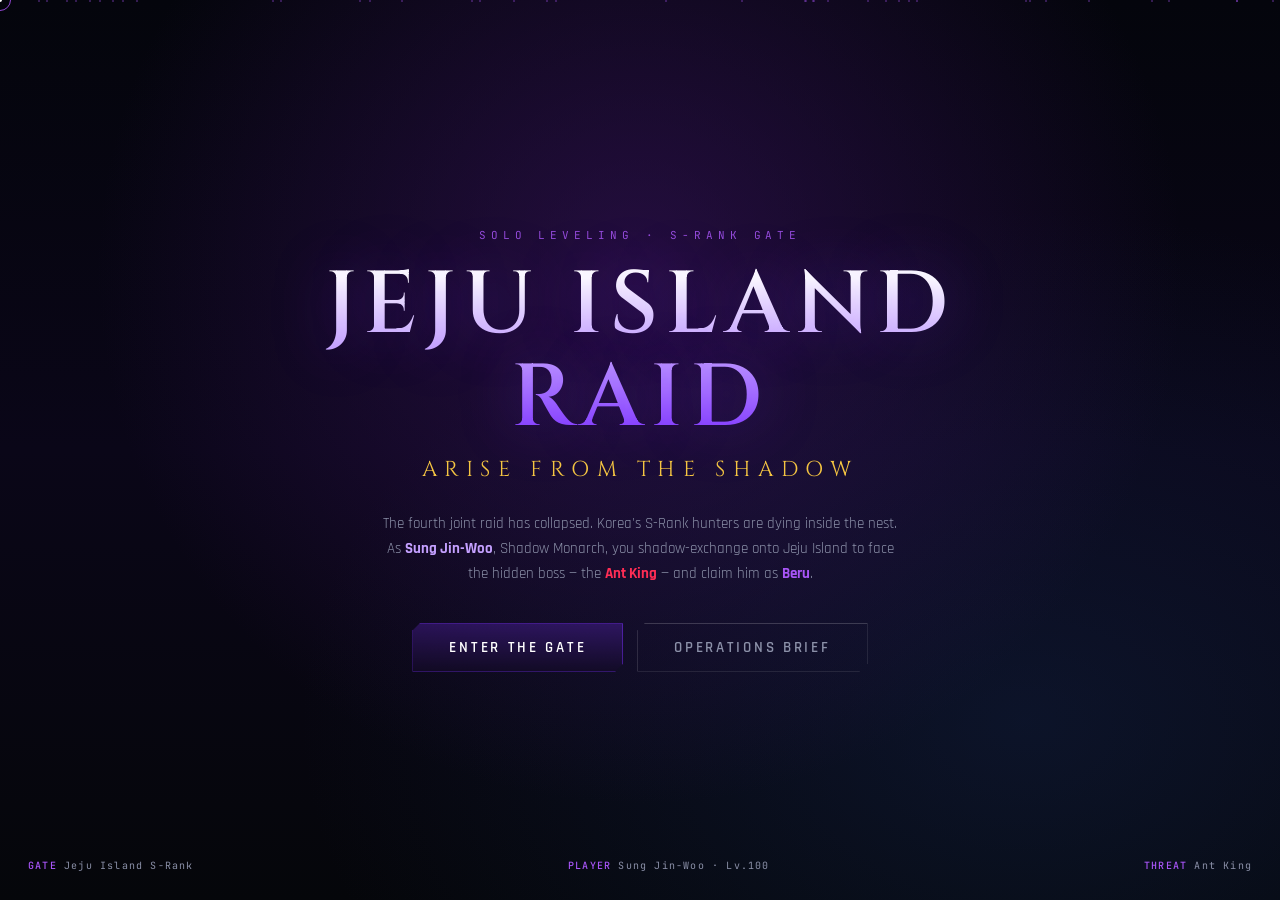
<file: jeju-island-raid/index.html>
<!DOCTYPE html>
<html lang="en">
<head>
  <meta charset="UTF-8" />
  <meta name="viewport" content="width=device-width, initial-scale=1.0, maximum-scale=1.0, user-scalable=no" />
  <title>JEJU ISLAND RAID — Solo Leveling</title>
  <meta name="description" content="Play as Sung Jin-Woo in the Jeju Island Raid. Shadow Army, Ant King boss, God of War style 3rd person." />
  <link rel="preconnect" href="https://fonts.googleapis.com" />
  <link rel="preconnect" href="https://fonts.gstatic.com" crossorigin />
  <link href="https://fonts.googleapis.com/css2?family=Cinzel:wght@400;600;700&family=JetBrains+Mono:wght@400;500&family=Rajdhani:wght@400;500;600;700&display=swap" rel="stylesheet" />
  <link rel="stylesheet" href="css/style.css" />
  <style>
    #boot-error {
      display: none; position: fixed; bottom: 12px; left: 12px; right: 12px; z-index: 99999;
      background: #1a0510; border: 1px solid #ff2d55; color: #ff8aa0;
      padding: 12px 16px; font: 12px/1.45 'JetBrains Mono', monospace;
      max-height: 35vh; overflow: auto; white-space: pre-wrap;
    }
    #boot-error.show { display: block; }
  </style>
</head>
<body>
  <canvas id="game-canvas"></canvas>
  <div id="cursor"></div>
  <div id="cursor-dot"></div>
  <div id="hit-vignette"></div>
  <div id="low-hp"></div>
  <div id="letterbox"></div>
  <div id="dmg-layer"></div>
  <div id="boot-error"></div>

  <!-- TITLE -->
  <div id="title-screen" class="screen">
    <div class="screen-particles" id="screen-particles"></div>
    <div class="title-mark">SOLO LEVELING  ·  S-RANK GATE</div>
    <h1 class="main-title">JEJU ISLAND<br/>RAID</h1>
    <div class="sub-title">Arise from the Shadow</div>
    <p class="blurb">
      The fourth joint raid has collapsed. Korea's S-Rank hunters are dying inside the nest.
      As <b style="color:#c4a0ff">Sung Jin-Woo</b>, Shadow Monarch, you shadow-exchange onto Jeju Island
      to face the hidden boss — the <b style="color:#ff2d55">Ant King</b> — and claim him as <b style="color:#a855f7">Beru</b>.
    </p>
    <div class="btn-row">
      <button class="btn" id="btn-start" type="button">Enter the Gate</button>
      <button class="btn secondary" id="btn-how" type="button">Operations Brief</button>
    </div>
    <div id="how-panel" class="hidden" style="margin-top:24px;max-width:560px;padding:18px 22px;background:rgba(8,10,20,0.85);border:1px solid rgba(123,47,255,0.3);font-size:13px;line-height:1.7;color:#a0a4b8;text-align:left">
      <b style="color:#f5c542">CONTROLS</b><br/>
      <span style="color:#e8eaf2">WASD</span> Move · <span style="color:#e8eaf2">Mouse</span> Look (click game) · <span style="color:#e8eaf2">LMB</span> Attack<br/>
      <span style="color:#e8eaf2">1</span> Mutilation · <span style="color:#e8eaf2">2</span> Dagger Rush · <span style="color:#e8eaf2">3</span> Bloodlust<br/>
      <span style="color:#e8eaf2">4</span> Ruler's Authority · <span style="color:#e8eaf2">5</span> Monarch's Domain<br/>
      <span style="color:#e8eaf2">Q</span> Quicksilver · <span style="color:#e8eaf2">E</span> Stealth · <span style="color:#e8eaf2">R</span> Shadow Exchange · <span style="color:#e8eaf2">F</span> ARISE<br/>
      <b style="color:#a855f7">CAMERA</b> God of War style over-shoulder 3rd person. Scroll to zoom.
    </div>
    <div class="lore-panel">
      <span><b>GATE</b> Jeju Island S-Rank</span>
      <span><b>PLAYER</b> Sung Jin-Woo · Lv.100</span>
      <span><b>THREAT</b> Ant King</span>
    </div>
  </div>

  <!-- LOADING -->
  <div id="loading-screen" class="screen hidden">
    <div class="title-mark">SYSTEM</div>
    <h2 class="main-title" style="font-size:clamp(1.5rem,4vw,2.5rem)">SHADOW EXCHANGE</h2>
    <div id="loading-bar-wrap"><div id="loading-bar"></div></div>
    <div id="loading-text">Initializing...</div>
  </div>

  <!-- HUD -->
  <div id="hud">
    <div id="top-bar">
      <div class="mission-badge hud-panel">
        <div class="label">MISSION</div>
        <div class="name">Jeju Island Raid</div>
        <div class="phase" id="phase-label">Beach Assault</div>
      </div>
      <div class="stat-cluster">
        <div class="mini-stat hud-panel"><div class="v" id="kill-count">0</div><div class="l">KILLS</div></div>
        <div class="mini-stat hud-panel"><div class="v" id="shadow-count">0</div><div class="l">SHADOWS</div></div>
      </div>
    </div>
    <div id="boss-bar" class="hud-panel">
      <div class="boss-name-row">
        <span class="boss-name">ANT KING</span>
        <span class="boss-tag" id="boss-hp-text">—</span>
      </div>
      <div class="boss-track"><div class="boss-fill" id="boss-fill"></div></div>
      <div class="boss-phase-pips"><span class="active"></span><span></span><span></span></div>
    </div>
    <div id="objective"></div>
    <div id="story-banner"><div class="chapter"></div><div class="line"></div><div class="sub"></div></div>
    <div id="ally-panel" class="hud-panel">
      <div class="ally-title">KOREAN RAID PARTY</div>
      <div id="ally-list"></div>
    </div>
    <div id="minimap" class="hud-panel">
      <canvas id="minimap-canvas" width="140" height="140"></canvas>
      <div class="mm-label">JEJU · N↑</div>
    </div>
    <div id="kill-feed"></div>
    <div id="combo-display"><div class="count">0</div><div class="label">COMBO</div></div>
    <div id="crosshair"><i></i><i></i><i></i><i></i></div>
    <div id="vitals" class="hud-panel">
      <div class="player-row">
        <div class="avatar-ring">SJ</div>
        <div class="player-meta">
          <div class="name">Sung Jin-Woo</div>
          <div class="rank">SHADOW MONARCH</div>
          <div class="level" id="level-num">Lv. 100</div>
        </div>
      </div>
      <div class="bar-group">
        <div class="bar-line"><span class="tag">HP</span><div class="bar-track"><div class="bar-fill hp" id="hp-fill"></div></div><span class="num" id="hp-num">4500</span></div>
        <div class="bar-line"><span class="tag">MP</span><div class="bar-track"><div class="bar-fill mp" id="mp-fill"></div></div><span class="num" id="mp-num">2800</span></div>
      </div>
    </div>
    <div id="skill-bar" class="hud-panel">
      <div class="skill-slot" data-skill="mutilation"><div class="icon">⚔</div><div class="key">1</div><div class="cd-overlay"></div><div class="name-tip">Mutilation</div></div>
      <div class="skill-slot" data-skill="daggerRush"><div class="icon">🗡</div><div class="key">2</div><div class="cd-overlay"></div><div class="name-tip">Dagger Rush</div></div>
      <div class="skill-slot" data-skill="bloodlust"><div class="icon">👁</div><div class="key">3</div><div class="cd-overlay"></div><div class="name-tip">Bloodlust</div></div>
      <div class="skill-slot" data-skill="rulersAuthority"><div class="icon">✋</div><div class="key">4</div><div class="cd-overlay"></div><div class="name-tip">Ruler's Authority</div></div>
      <div class="skill-slot" data-skill="monarchDomain"><div class="icon">👑</div><div class="key">5</div><div class="cd-overlay"></div><div class="name-tip">Monarch's Domain</div></div>
      <div class="skill-slot" data-skill="quicksilver"><div class="icon">⚡</div><div class="key">Q</div><div class="cd-overlay"></div><div class="name-tip">Quicksilver</div></div>
      <div class="skill-slot" data-skill="stealth"><div class="icon">👤</div><div class="key">E</div><div class="cd-overlay"></div><div class="name-tip">Stealth</div></div>
      <div class="skill-slot" data-skill="shadowExchange"><div class="icon">🌀</div><div class="key">R</div><div class="cd-overlay"></div><div class="name-tip">Shadow Exchange</div></div>
      <div class="skill-slot" data-skill="arise"><div class="icon">🌑</div><div class="key">F</div><div class="cd-overlay"></div><div class="name-tip">ARISE</div></div>
    </div>
    <div id="shadow-tray" class="hud-panel">
      <div class="shadow-tray-title">SHADOW ARMY</div>
      <div class="shadow-list" id="shadow-list"></div>
    </div>
    <div id="interact-prompt"></div>
    <div id="controls-help">
      <div><kbd>WASD</kbd> Move · <kbd>LMB</kbd> Attack · <kbd>1-5</kbd> Skills</div>
      <div><kbd>Q</kbd> Speed · <kbd>E</kbd> Stealth · <kbd>R</kbd> Teleport · <kbd>F</kbd> Arise</div>
    </div>
    <div id="system-msg">
      <div class="sys-label">— SYSTEM —</div>
      <div class="sys-body"></div>
      <div class="sys-sub"></div>
    </div>
  </div>

  <div id="arise-overlay">
    <div class="arise-word">ARISE</div>
    <div class="arise-sub">SHADOW EXTRACTION</div>
  </div>

  <div id="overlay-menu">
    <h2>PAUSED</h2>
    <p style="color:var(--muted);margin-bottom:8px;letter-spacing:0.15em;font-size:13px">JEJU ISLAND S-RANK GATE</p>
    <button class="btn" id="btn-resume" type="button">Resume Raid</button>
    <button class="btn secondary" id="btn-restart" type="button">Restart</button>
    <button class="btn secondary" id="btn-title" type="button">Title Screen</button>
  </div>

  <div id="victory-screen" class="screen hidden">
    <div class="title-mark">GATE CLEARED</div>
    <h1 class="main-title" style="font-size:clamp(2rem,6vw,4rem)">JEJU ISLAND<br/>RECLAIMED</h1>
    <div class="sub-title">The Shadow Monarch Prevails</div>
    <div id="victory-stats" class="blurb" style="text-align:center;line-height:2"></div>
    <div class="btn-row"><button class="btn" id="btn-victory-again" type="button">Raid Again</button></div>
  </div>

  <div id="defeat-screen" class="screen hidden">
    <div class="title-mark">RAID FAILED</div>
    <h1 class="main-title" style="font-size:clamp(2rem,5vw,3.5rem);background:linear-gradient(180deg,#fff,#ff2d55);-webkit-background-clip:text;background-clip:text;color:transparent">YOU HAVE FALLEN</h1>
    <p class="blurb">Even the Shadow Monarch can be overwhelmed. Rise again.</p>
    <div class="btn-row"><button class="btn danger" id="btn-defeat-again" type="button">Try Again</button></div>
  </div>

  <div id="touch-controls">
    <div class="stick-zone"><div class="stick-knob"></div></div>
    <div class="atk-btn">ATK</div>
    <div class="sk-btn" data-skill="mutilation" style="bottom:120px;right:40px">1</div>
    <div class="sk-btn" data-skill="daggerRush" style="bottom:120px;right:100px">2</div>
    <div class="sk-btn" data-skill="monarchDomain" style="bottom:170px;right:70px">5</div>
    <div class="sk-btn" data-skill="shadowExchange" style="bottom:90px;right:160px">R</div>
    <div class="sk-btn" data-skill="arise" style="bottom:170px;right:130px">F</div>
  </div>

  <!-- LOCAL Three.js first (offline-safe). CDN fallbacks if local missing. -->
  <script src="vendor/three.min.js"></script>
  <script>
  (function () {
    function showErr(msg) {
      var el = document.getElementById('boot-error');
      if (!el) return;
      el.className = 'show';
      el.textContent = (el.textContent ? el.textContent + '\n' : '') + String(msg);
      console.error(msg);
    }
    window.addEventListener('error', function (e) {
      showErr((e.message || e) + (e.filename ? ' @ ' + e.filename + ':' + e.lineno : ''));
    });
    window.addEventListener('unhandledrejection', function (e) {
      showErr('Promise: ' + (e.reason && e.reason.message ? e.reason.message : e.reason));
    });

    function loadScript(src) {
      return new Promise(function (resolve, reject) {
        var s = document.createElement('script');
        s.src = src;
        s.async = false;
        s.onload = function () { resolve(src); };
        s.onerror = function () { reject(new Error('Failed to load ' + src)); };
        document.head.appendChild(s);
      });
    }

    function ensureThree() {
      if (window.THREE) return Promise.resolve('local/cached');
      // Fallbacks if vendor/three.min.js 404'd
      var urls = [
        'https://cdn.jsdelivr.net/npm/three@0.128.0/build/three.min.js',
        'https://unpkg.com/three@0.128.0/build/three.min.js',
        'https://cdnjs.cloudflare.com/ajax/libs/three.js/r128/three.min.js'
      ];
      var i = 0;
      function next() {
        if (i >= urls.length) return Promise.reject(new Error('Could not load Three.js from any source'));
        return loadScript(urls[i++]).then(function () {
          if (window.THREE) return urls[i - 1];
          return next();
        }).catch(function () { return next(); });
      }
      return next();
    }

    window.__JEJU_BOOT__ = ensureThree().then(function (src) {
      console.log('[Jeju] THREE ready via', src, 'r?', window.THREE && window.THREE.REVISION);
      return Promise.all([
        loadScript('js/models.js'),
        loadScript('js/vfx.js'),
        loadScript('js/entities.js')
      ]).then(function () {
        return loadScript('js/game.js');
      });
    }).catch(function (err) {
      showErr('BOOT FAILED: ' + err.message + '\n\nFix: serve this folder with a local server:\n  python -m http.server 8080\nThen open http://localhost:8080');
      var t = document.getElementById('loading-text');
      if (t) t.textContent = 'Boot failed — see error bar';
      throw err;
    });
  })();
  </script>
</body>
</html>
</file>
<file: jeju-island-raid/css/style.css>
/* ═══════════════════════════════════════════════════════════════
   JEJU ISLAND RAID — Solo Leveling
   Cinematic HUD & UI System
   ═══════════════════════════════════════════════════════════════ */

:root {
  --void: #05060a;
  --shadow: #0a0c18;
  --purple: #7b2fff;
  --purple-glow: #a855f7;
  --purple-dim: rgba(123, 47, 255, 0.35);
  --crimson: #ff2d55;
  --gold: #f5c542;
  --ice: #5ee7ff;
  --fire: #ff6b2d;
  --heal: #3dff9a;
  --mana: #4da6ff;
  --hp: #ff3b5c;
  --panel: rgba(8, 10, 20, 0.78);
  --border: rgba(123, 47, 255, 0.45);
  --text: #e8eaf2;
  --muted: #8b90a8;
  --font-display: 'Cinzel', 'Times New Roman', serif;
  --font-ui: 'Rajdhani', 'Segoe UI', sans-serif;
  --font-mono: 'JetBrains Mono', 'Consolas', monospace;
}

* { box-sizing: border-box; margin: 0; padding: 0; }

html, body {
  width: 100%; height: 100%;
  overflow: hidden;
  background: var(--void);
  color: var(--text);
  font-family: var(--font-ui);
  user-select: none;
  cursor: none;
}

#game-canvas {
  position: fixed; inset: 0;
  width: 100%; height: 100%;
  display: block;
  z-index: 0;
}

/* ── Custom Cursor ── */
#cursor {
  position: fixed; width: 22px; height: 22px;
  border: 1.5px solid rgba(168, 85, 247, 0.9);
  border-radius: 50%;
  pointer-events: none; z-index: 9999;
  transform: translate(-50%, -50%);
  mix-blend-mode: difference;
  transition: width .12s, height .12s, border-color .12s;
}
#cursor.attack { width: 34px; height: 34px; border-color: var(--crimson); }
#cursor-dot {
  position: fixed; width: 4px; height: 4px;
  background: #fff; border-radius: 50%;
  pointer-events: none; z-index: 9999;
  transform: translate(-50%, -50%);
}

/* ── Screens ── */
.screen {
  position: fixed; inset: 0; z-index: 100;
  display: flex; flex-direction: column;
  align-items: center; justify-content: center;
  background:
    radial-gradient(ellipse at 50% 30%, rgba(60, 20, 100, 0.55), transparent 60%),
    radial-gradient(ellipse at 80% 80%, rgba(20, 40, 80, 0.4), transparent 50%),
    linear-gradient(180deg, #04050c 0%, #0a0618 50%, #05060a 100%);
  transition: opacity .6s ease, visibility .6s;
}
.screen.hidden { opacity: 0; visibility: hidden; pointer-events: none; }
.hidden { display: none !important; }

/* Title screen needs cursor + clicks */
#title-screen, #loading-screen, #victory-screen, #defeat-screen, #overlay-menu {
  cursor: auto;
}
#title-screen .btn, #how-panel, #overlay-menu .btn {
  pointer-events: auto;
  cursor: pointer;
}

.screen-particles {
  position: absolute; inset: 0; overflow: hidden; pointer-events: none;
}
.screen-particles span {
  position: absolute; width: 2px; height: 2px;
  background: var(--purple-glow); border-radius: 50%;
  opacity: 0.4; animation: float-up 8s linear infinite;
}
@keyframes float-up {
  0% { transform: translateY(100vh) scale(0); opacity: 0; }
  20% { opacity: 0.6; }
  100% { transform: translateY(-10vh) scale(1.5); opacity: 0; }
}

.title-mark {
  font-family: var(--font-mono);
  font-size: 11px; letter-spacing: 0.45em;
  color: var(--purple-glow); text-transform: uppercase;
  margin-bottom: 18px; opacity: 0.85;
}
.main-title {
  font-family: var(--font-display);
  font-size: clamp(2.4rem, 7vw, 5.5rem);
  font-weight: 600; letter-spacing: 0.08em;
  background: linear-gradient(180deg, #fff 10%, #c4a0ff 50%, #7b2fff 100%);
  -webkit-background-clip: text; background-clip: text;
  color: transparent;
  text-shadow: 0 0 60px rgba(123, 47, 255, 0.35);
  line-height: 1.05; text-align: center;
}
.sub-title {
  font-family: var(--font-display);
  font-size: clamp(0.95rem, 2.2vw, 1.35rem);
  letter-spacing: 0.35em; color: var(--gold);
  margin-top: 10px; text-transform: uppercase;
}
.blurb {
  max-width: 520px; text-align: center;
  color: var(--muted); font-size: 15px; line-height: 1.65;
  margin: 28px 20px 36px; font-weight: 400;
}

.btn-row { display: flex; gap: 14px; flex-wrap: wrap; justify-content: center; }

.btn {
  position: relative;
  font-family: var(--font-ui);
  font-size: 15px; font-weight: 600; letter-spacing: 0.18em;
  text-transform: uppercase; padding: 14px 36px;
  border: 1px solid var(--border);
  background: linear-gradient(180deg, rgba(123,47,255,0.25), rgba(20,10,40,0.6));
  color: #fff; cursor: pointer;
  transition: all .25s ease;
  clip-path: polygon(8px 0, 100% 0, 100% calc(100% - 8px), calc(100% - 8px) 100%, 0 100%, 0 8px);
}
.btn:hover {
  background: linear-gradient(180deg, rgba(168,85,247,0.45), rgba(60,20,100,0.7));
  box-shadow: 0 0 30px rgba(123,47,255,0.45), inset 0 0 20px rgba(168,85,247,0.15);
  transform: translateY(-2px);
}
.btn.secondary {
  background: transparent; border-color: rgba(255,255,255,0.18); color: var(--muted);
}
.btn.secondary:hover { color: #fff; border-color: rgba(255,255,255,0.4); box-shadow: none; }
.btn.danger {
  border-color: rgba(255,45,85,0.5);
  background: linear-gradient(180deg, rgba(255,45,85,0.25), rgba(40,5,15,0.6));
}

.lore-panel {
  position: absolute; bottom: 28px; left: 28px; right: 28px;
  display: flex; justify-content: space-between; gap: 20px;
  font-family: var(--font-mono); font-size: 10px;
  color: var(--muted); letter-spacing: 0.12em; flex-wrap: wrap;
}
.lore-panel b { color: var(--purple-glow); font-weight: 500; }

/* ── Loading ── */
#loading-bar-wrap {
  width: min(360px, 70vw); height: 3px;
  background: rgba(255,255,255,0.08); margin-top: 28px; overflow: hidden;
}
#loading-bar {
  height: 100%; width: 0%;
  background: linear-gradient(90deg, var(--purple), var(--purple-glow), var(--ice));
  box-shadow: 0 0 12px var(--purple-glow);
  transition: width .2s ease;
}
#loading-text {
  margin-top: 12px; font-family: var(--font-mono);
  font-size: 11px; letter-spacing: 0.2em; color: var(--muted);
}

/* ── HUD ── */
#hud {
  position: fixed; inset: 0; z-index: 20;
  pointer-events: none; opacity: 0;
  transition: opacity .5s;
}
#hud.visible { opacity: 1; }

.hud-panel {
  background: var(--panel);
  backdrop-filter: blur(14px); -webkit-backdrop-filter: blur(14px);
  border: 1px solid rgba(123, 47, 255, 0.28);
  box-shadow: 0 8px 32px rgba(0,0,0,0.45), inset 0 1px 0 rgba(255,255,255,0.04);
}

/* Top bar */
#top-bar {
  position: absolute; top: 0; left: 0; right: 0;
  display: flex; justify-content: space-between; align-items: flex-start;
  padding: 16px 20px; gap: 16px;
}

.mission-badge {
  padding: 10px 16px; min-width: 220px;
}
.mission-badge .label {
  font-family: var(--font-mono); font-size: 9px;
  letter-spacing: 0.3em; color: var(--purple-glow); margin-bottom: 4px;
}
.mission-badge .name {
  font-family: var(--font-display); font-size: 15px; letter-spacing: 0.08em;
}
.mission-badge .phase {
  font-size: 12px; color: var(--muted); margin-top: 2px;
}

.stat-cluster { display: flex; gap: 10px; align-items: stretch; }

.mini-stat {
  padding: 8px 14px; text-align: center; min-width: 72px;
}
.mini-stat .v {
  font-family: var(--font-display); font-size: 18px; color: var(--gold);
  line-height: 1;
}
.mini-stat .l {
  font-family: var(--font-mono); font-size: 9px;
  letter-spacing: 0.15em; color: var(--muted); margin-top: 3px;
}

/* Player vitals */
#vitals {
  position: absolute; bottom: 24px; left: 20px;
  width: min(340px, 42vw); padding: 14px 16px;
}
.player-row {
  display: flex; align-items: center; gap: 12px; margin-bottom: 10px;
}
.avatar-ring {
  width: 52px; height: 52px; border-radius: 50%;
  border: 2px solid var(--purple-glow);
  background:
    radial-gradient(circle at 40% 35%, #3a2060, #120818),
    linear-gradient(135deg, #7b2fff, #1a0a30);
  display: flex; align-items: center; justify-content: center;
  font-family: var(--font-display); font-size: 16px; color: #fff;
  box-shadow: 0 0 20px rgba(123,47,255,0.5);
  flex-shrink: 0; position: relative;
}
.avatar-ring::after {
  content: ''; position: absolute; inset: -4px;
  border-radius: 50%; border: 1px solid rgba(168,85,247,0.3);
  animation: pulse-ring 2.4s ease-in-out infinite;
}
@keyframes pulse-ring {
  0%, 100% { opacity: 0.4; transform: scale(1); }
  50% { opacity: 1; transform: scale(1.05); }
}
.player-meta .name {
  font-family: var(--font-display); font-size: 15px; letter-spacing: 0.06em;
}
.player-meta .rank {
  font-family: var(--font-mono); font-size: 10px;
  color: var(--purple-glow); letter-spacing: 0.2em; margin-top: 2px;
}
.player-meta .level {
  font-size: 12px; color: var(--gold); margin-top: 1px;
}

.bar-group { display: flex; flex-direction: column; gap: 6px; }
.bar-line {
  display: grid; grid-template-columns: 28px 1fr 44px;
  align-items: center; gap: 8px;
}
.bar-line .tag {
  font-family: var(--font-mono); font-size: 10px;
  letter-spacing: 0.1em; color: var(--muted);
}
.bar-track {
  height: 8px; background: rgba(0,0,0,0.45);
  border: 1px solid rgba(255,255,255,0.06);
  overflow: hidden; position: relative;
  clip-path: polygon(0 0, 100% 0, 100% 100%, 4px 100%, 0 calc(100% - 4px));
}
.bar-fill {
  height: 100%; width: 100%;
  transition: width .18s ease-out;
  position: relative;
}
.bar-fill::after {
  content: ''; position: absolute; inset: 0;
  background: linear-gradient(180deg, rgba(255,255,255,0.25), transparent 60%);
}
.bar-fill.hp { background: linear-gradient(90deg, #8b1028, var(--hp), #ff7a90); box-shadow: 0 0 10px rgba(255,59,92,0.5); }
.bar-fill.mp { background: linear-gradient(90deg, #104a8b, var(--mana), #7ec8ff); box-shadow: 0 0 10px rgba(77,166,255,0.5); }
.bar-fill.xp { background: linear-gradient(90deg, #5a3a00, var(--gold), #ffe08a); height: 4px; }
.bar-line .num {
  font-family: var(--font-mono); font-size: 10px;
  color: var(--text); text-align: right;
}

/* Skills */
#skill-bar {
  position: absolute; bottom: 24px; left: 50%;
  transform: translateX(-50%);
  display: flex; gap: 8px; padding: 10px 14px;
  pointer-events: auto;
}
.skill-slot {
  width: 58px; height: 58px;
  border: 1px solid rgba(123,47,255,0.35);
  background: rgba(10, 8, 22, 0.85);
  position: relative; cursor: pointer;
  transition: transform .15s, border-color .15s, box-shadow .15s;
  clip-path: polygon(6px 0, 100% 0, 100% calc(100% - 6px), calc(100% - 6px) 100%, 0 100%, 0 6px);
}
.skill-slot:hover, .skill-slot.ready:hover {
  transform: translateY(-3px);
  border-color: var(--purple-glow);
  box-shadow: 0 0 18px rgba(123,47,255,0.45);
}
.skill-slot .icon {
  position: absolute; inset: 0;
  display: flex; align-items: center; justify-content: center;
  font-size: 20px; filter: drop-shadow(0 0 6px rgba(168,85,247,0.6));
}
.skill-slot .key {
  position: absolute; bottom: 2px; right: 4px;
  font-family: var(--font-mono); font-size: 9px;
  color: var(--gold); background: rgba(0,0,0,0.55);
  padding: 1px 4px; border-radius: 2px;
}
.skill-slot .cd-overlay {
  position: absolute; inset: 0;
  background: rgba(0,0,0,0.65);
  display: flex; align-items: center; justify-content: center;
  font-family: var(--font-mono); font-size: 14px; color: #fff;
  opacity: 0; pointer-events: none;
}
.skill-slot.on-cd .cd-overlay { opacity: 1; }
.skill-slot .name-tip {
  position: absolute; bottom: calc(100% + 8px); left: 50%;
  transform: translateX(-50%);
  white-space: nowrap; padding: 6px 10px;
  background: rgba(8,10,20,0.95); border: 1px solid var(--border);
  font-size: 11px; letter-spacing: 0.08em; opacity: 0;
  pointer-events: none; transition: opacity .15s;
}
.skill-slot:hover .name-tip { opacity: 1; }

/* Shadow army tray */
#shadow-tray {
  position: absolute; bottom: 24px; right: 20px;
  padding: 12px 14px; width: min(280px, 36vw);
}
.shadow-tray-title {
  font-family: var(--font-mono); font-size: 9px;
  letter-spacing: 0.28em; color: var(--purple-glow); margin-bottom: 8px;
}
.shadow-list { display: flex; flex-direction: column; gap: 6px; }
.shadow-row {
  display: grid; grid-template-columns: 28px 1fr auto;
  gap: 8px; align-items: center;
  padding: 5px 8px;
  background: rgba(123,47,255,0.08);
  border-left: 2px solid var(--purple);
}
.shadow-row .rank {
  font-family: var(--font-mono); font-size: 9px;
  color: var(--gold); letter-spacing: 0.05em;
}
.shadow-row .sname {
  font-size: 12px; letter-spacing: 0.04em;
}
.shadow-row .scount {
  font-family: var(--font-mono); font-size: 11px; color: var(--ice);
}

/* Ally panel */
#ally-panel {
  position: absolute; top: 90px; left: 20px;
  padding: 10px 12px; width: 200px;
}
.ally-title {
  font-family: var(--font-mono); font-size: 9px;
  letter-spacing: 0.25em; color: var(--gold); margin-bottom: 8px;
}
.ally-row {
  display: flex; align-items: center; gap: 8px;
  margin-bottom: 7px; font-size: 12px;
}
.ally-dot {
  width: 8px; height: 8px; border-radius: 50%;
  background: var(--heal); box-shadow: 0 0 6px var(--heal); flex-shrink: 0;
}
.ally-dot.down { background: var(--crimson); box-shadow: 0 0 6px var(--crimson); }
.ally-dot.busy { background: var(--fire); box-shadow: 0 0 6px var(--fire); }
.ally-name { flex: 1; white-space: nowrap; overflow: hidden; text-overflow: ellipsis; }
.ally-hp {
  width: 48px; height: 3px; background: rgba(0,0,0,0.5);
  overflow: hidden;
}
.ally-hp > i {
  display: block; height: 100%; width: 100%;
  background: linear-gradient(90deg, #1a6b3a, var(--heal));
}

/* Boss bar */
#boss-bar {
  position: absolute; top: 18px; left: 50%;
  transform: translateX(-50%);
  width: min(560px, 70vw);
  padding: 12px 18px;
  opacity: 0; transition: opacity .4s;
  pointer-events: none;
}
#boss-bar.visible { opacity: 1; }
.boss-name-row {
  display: flex; justify-content: space-between; align-items: baseline;
  margin-bottom: 6px;
}
.boss-name {
  font-family: var(--font-display); font-size: 16px;
  letter-spacing: 0.12em; color: var(--crimson);
  text-shadow: 0 0 16px rgba(255,45,85,0.5);
}
.boss-tag {
  font-family: var(--font-mono); font-size: 10px;
  letter-spacing: 0.2em; color: var(--muted);
}
.boss-track {
  height: 12px; background: rgba(0,0,0,0.55);
  border: 1px solid rgba(255,45,85,0.35);
  overflow: hidden; position: relative;
}
.boss-fill {
  height: 100%; width: 100%;
  background: linear-gradient(90deg, #4a0510, var(--crimson), #ff8a9a);
  box-shadow: 0 0 16px rgba(255,45,85,0.55);
  transition: width .2s ease-out;
  position: relative;
}
.boss-fill::after {
  content: ''; position: absolute; inset: 0;
  background: linear-gradient(180deg, rgba(255,255,255,0.2), transparent 55%);
}
.boss-phase-pips {
  display: flex; gap: 4px; margin-top: 6px; justify-content: center;
}
.boss-phase-pips span {
  width: 28px; height: 3px; background: rgba(255,255,255,0.15);
}
.boss-phase-pips span.active { background: var(--crimson); box-shadow: 0 0 8px var(--crimson); }
.boss-phase-pips span.done { background: var(--gold); }

/* Crosshair center */
#crosshair {
  position: absolute; top: 50%; left: 50%;
  transform: translate(-50%, -50%);
  width: 28px; height: 28px; pointer-events: none;
  opacity: 0.7;
}
#crosshair::before, #crosshair::after {
  content: ''; position: absolute; background: rgba(232,234,242,0.7);
}
#crosshair::before { width: 2px; height: 100%; left: 50%; transform: translateX(-50%); }
#crosshair::after { height: 2px; width: 100%; top: 50%; transform: translateY(-50%); }
#crosshair i {
  position: absolute; width: 6px; height: 6px;
  border: 1.5px solid var(--purple-glow);
}
#crosshair i:nth-child(1) { top: 0; left: 0; border-right: 0; border-bottom: 0; }
#crosshair i:nth-child(2) { top: 0; right: 0; border-left: 0; border-bottom: 0; }
#crosshair i:nth-child(3) { bottom: 0; left: 0; border-right: 0; border-top: 0; }
#crosshair i:nth-child(4) { bottom: 0; right: 0; border-left: 0; border-top: 0; }

/* Damage numbers */
#dmg-layer {
  position: fixed; inset: 0; z-index: 30;
  pointer-events: none; overflow: hidden;
}
.dmg-num {
  position: absolute;
  font-family: var(--font-display);
  font-weight: 700; font-size: 22px;
  color: #fff; text-shadow: 0 0 8px rgba(0,0,0,0.8), 0 2px 0 #000;
  animation: dmg-float 0.9s ease-out forwards;
  pointer-events: none;
}
.dmg-num.crit {
  font-size: 32px; color: var(--gold);
  text-shadow: 0 0 16px rgba(245,197,66,0.8), 0 2px 0 #000;
}
.dmg-num.heal { color: var(--heal); font-size: 18px; }
.dmg-num.shadow { color: var(--purple-glow); font-size: 16px; }
.dmg-num.skill { color: var(--ice); font-size: 26px; }
@keyframes dmg-float {
  0% { opacity: 1; transform: translate(-50%, 0) scale(0.6); }
  20% { transform: translate(-50%, -20px) scale(1.15); }
  100% { opacity: 0; transform: translate(-50%, -70px) scale(0.9); }
}

/* Combo / kill feed */
#combo-display {
  position: absolute; top: 38%; right: 28px;
  text-align: right; opacity: 0; transition: opacity .2s;
}
#combo-display.show { opacity: 1; }
#combo-display .count {
  font-family: var(--font-display); font-size: 42px;
  color: var(--gold); line-height: 1;
  text-shadow: 0 0 24px rgba(245,197,66,0.5);
}
#combo-display .label {
  font-family: var(--font-mono); font-size: 11px;
  letter-spacing: 0.3em; color: var(--muted);
}

#kill-feed {
  position: absolute; top: 100px; right: 20px;
  width: 260px; display: flex; flex-direction: column; gap: 4px;
}
.kill-item {
  font-family: var(--font-mono); font-size: 11px;
  padding: 6px 10px;
  background: rgba(8,10,20,0.7); border-left: 2px solid var(--purple);
  animation: feed-in .3s ease-out;
  color: var(--muted);
}
.kill-item b { color: var(--purple-glow); font-weight: 500; }
.kill-item.boss { border-left-color: var(--crimson); }
.kill-item.boss b { color: var(--crimson); }
@keyframes feed-in {
  from { opacity: 0; transform: translateX(20px); }
  to { opacity: 1; transform: translateX(0); }
}

/* Story / cinematic banner */
#story-banner {
  position: absolute; top: 22%; left: 50%;
  transform: translateX(-50%);
  text-align: center; max-width: 700px;
  opacity: 0; transition: opacity .5s;
  pointer-events: none; padding: 0 20px;
}
#story-banner.show { opacity: 1; }
#story-banner .chapter {
  font-family: var(--font-mono); font-size: 11px;
  letter-spacing: 0.4em; color: var(--purple-glow); margin-bottom: 8px;
}
#story-banner .line {
  font-family: var(--font-display); font-size: clamp(1.2rem, 3vw, 2rem);
  letter-spacing: 0.1em; line-height: 1.3;
  text-shadow: 0 4px 30px rgba(0,0,0,0.9);
}
#story-banner .sub {
  margin-top: 10px; font-size: 14px; color: var(--muted);
  letter-spacing: 0.06em;
}

/* Objective toast */
#objective {
  position: absolute; top: 88px; left: 50%;
  transform: translateX(-50%);
  padding: 8px 18px;
  font-family: var(--font-mono); font-size: 12px;
  letter-spacing: 0.12em;
  border: 1px solid rgba(245,197,66,0.3);
  background: rgba(8,10,20,0.75);
  color: var(--gold);
  opacity: 0; transition: opacity .4s;
  white-space: nowrap; max-width: 90vw; overflow: hidden; text-overflow: ellipsis;
}
#objective.show { opacity: 1; }

/* Interact prompt */
#interact-prompt {
  position: absolute; bottom: 130px; left: 50%;
  transform: translateX(-50%);
  padding: 8px 16px;
  font-size: 13px; letter-spacing: 0.1em;
  background: rgba(8,10,20,0.85);
  border: 1px solid var(--border);
  opacity: 0; transition: opacity .2s;
  pointer-events: none;
}
#interact-prompt.show { opacity: 1; }
#interact-prompt kbd {
  display: inline-block; padding: 2px 7px;
  border: 1px solid var(--gold); color: var(--gold);
  font-family: var(--font-mono); font-size: 11px; margin-right: 8px;
}

/* Pause / death / victory overlays */
#overlay-menu {
  position: fixed; inset: 0; z-index: 80;
  background: rgba(4,5,12,0.82);
  backdrop-filter: blur(10px);
  display: none; flex-direction: column;
  align-items: center; justify-content: center; gap: 16px;
}
#overlay-menu.open { display: flex; }
#overlay-menu h2 {
  font-family: var(--font-display); font-size: 2.4rem;
  letter-spacing: 0.15em; margin-bottom: 12px;
}

/* Controls help */
#controls-help {
  position: absolute; bottom: 110px; left: 20px;
  font-family: var(--font-mono); font-size: 10px;
  color: var(--muted); letter-spacing: 0.06em;
  line-height: 1.7; opacity: 0.7;
  transition: opacity .3s;
}
#controls-help.hide { opacity: 0; }
#controls-help kbd {
  display: inline-block; min-width: 16px; text-align: center;
  padding: 1px 4px; margin-right: 2px;
  border: 1px solid rgba(255,255,255,0.2);
  color: var(--text); font-size: 9px;
}

/* System notification (Solo Leveling style) */
#system-msg {
  position: absolute; top: 50%; left: 50%;
  transform: translate(-50%, -50%);
  min-width: 320px; max-width: 90vw;
  padding: 20px 28px;
  background: linear-gradient(180deg, rgba(15,10,30,0.95), rgba(8,6,18,0.98));
  border: 1px solid var(--purple);
  box-shadow: 0 0 40px rgba(123,47,255,0.35), inset 0 0 30px rgba(123,47,255,0.08);
  text-align: center;
  opacity: 0; pointer-events: none;
  transition: opacity .35s;
  z-index: 50;
}
#system-msg.show { opacity: 1; }
#system-msg .sys-label {
  font-family: var(--font-mono); font-size: 10px;
  letter-spacing: 0.4em; color: var(--purple-glow); margin-bottom: 10px;
}
#system-msg .sys-body {
  font-family: var(--font-display); font-size: 18px;
  letter-spacing: 0.08em; line-height: 1.4;
}
#system-msg .sys-sub {
  margin-top: 8px; font-size: 13px; color: var(--muted);
}

/* Arise cinematic */
#arise-overlay {
  position: fixed; inset: 0; z-index: 90;
  display: none; align-items: center; justify-content: center;
  background: radial-gradient(circle, rgba(40,10,80,0.4), rgba(0,0,0,0.92));
  flex-direction: column;
}
#arise-overlay.active { display: flex; }
#arise-overlay .arise-word {
  font-family: var(--font-display);
  font-size: clamp(3rem, 12vw, 8rem);
  letter-spacing: 0.35em;
  color: #fff;
  text-shadow:
    0 0 20px var(--purple-glow),
    0 0 60px var(--purple),
    0 0 120px rgba(123,47,255,0.8);
  animation: arise-pulse 1.2s ease-in-out infinite;
}
@keyframes arise-pulse {
  0%, 100% { transform: scale(1); filter: brightness(1); }
  50% { transform: scale(1.04); filter: brightness(1.3); }
}
#arise-overlay .arise-sub {
  margin-top: 20px;
  font-family: var(--font-mono); font-size: 14px;
  letter-spacing: 0.4em; color: var(--purple-glow);
}

/* Mobile touch controls */
#touch-controls {
  display: none; position: fixed; inset: 0; z-index: 25; pointer-events: none;
}
#touch-controls .stick-zone {
  position: absolute; bottom: 30px; left: 30px;
  width: 120px; height: 120px; pointer-events: auto;
  border-radius: 50%; background: rgba(255,255,255,0.06);
  border: 1px solid rgba(255,255,255,0.12);
}
#touch-controls .stick-knob {
  position: absolute; width: 48px; height: 48px;
  border-radius: 50%; background: rgba(168,85,247,0.45);
  border: 1px solid var(--purple-glow);
  top: 50%; left: 50%; transform: translate(-50%, -50%);
}
#touch-controls .atk-btn {
  position: absolute; bottom: 40px; right: 30px;
  width: 70px; height: 70px; border-radius: 50%;
  background: rgba(255,45,85,0.3); border: 1px solid var(--crimson);
  pointer-events: auto; display: flex; align-items: center; justify-content: center;
  font-family: var(--font-mono); font-size: 11px; letter-spacing: 0.1em;
}
#touch-controls .sk-btn {
  position: absolute; pointer-events: auto;
  width: 48px; height: 48px; border-radius: 50%;
  background: rgba(123,47,255,0.3); border: 1px solid var(--purple);
  display: flex; align-items: center; justify-content: center;
  font-size: 14px;
}
@media (pointer: coarse) {
  #touch-controls { display: block; }
  #controls-help { display: none; }
  body { cursor: auto; }
  #cursor, #cursor-dot { display: none !important; }
}

/* Letterbox for cinematics */
#letterbox {
  position: fixed; inset: 0; z-index: 40; pointer-events: none;
  opacity: 0; transition: opacity .5s;
}
#letterbox.active { opacity: 1; }
#letterbox::before, #letterbox::after {
  content: ''; position: absolute; left: 0; right: 0;
  height: 11vh; background: #000;
}
#letterbox::before { top: 0; }
#letterbox::after { bottom: 0; }

/* minimap */
#minimap {
  position: absolute; top: 90px; right: 20px;
  width: 140px; height: 140px;
  border: 1px solid rgba(123,47,255,0.4);
  background: rgba(5,8,16,0.75);
  overflow: hidden;
  clip-path: polygon(8px 0, 100% 0, 100% calc(100% - 8px), calc(100% - 8px) 100%, 0 100%, 0 8px);
}
#minimap canvas { width: 100%; height: 100%; display: block; }
#minimap .mm-label {
  position: absolute; bottom: 4px; left: 6px;
  font-family: var(--font-mono); font-size: 8px;
  letter-spacing: 0.15em; color: var(--muted);
}

/* Hit vignette */
#hit-vignette {
  position: fixed; inset: 0; z-index: 15; pointer-events: none;
  background: radial-gradient(ellipse at center, transparent 50%, rgba(180,0,30,0.55) 100%);
  opacity: 0; transition: opacity .15s;
}

/* Low HP pulse */
#low-hp {
  position: fixed; inset: 0; z-index: 14; pointer-events: none;
  box-shadow: inset 0 0 80px rgba(255,45,85,0.35);
  opacity: 0; transition: opacity .3s;
  animation: none;
}
#low-hp.on {
  opacity: 1;
  animation: lowhp-pulse 1.2s ease-in-out infinite;
}
@keyframes lowhp-pulse {
  0%, 100% { opacity: 0.4; }
  50% { opacity: 0.85; }
}

/* Scrollbar hide for any overflow panels */
::-webkit-scrollbar { width: 0; height: 0; }
</file>
